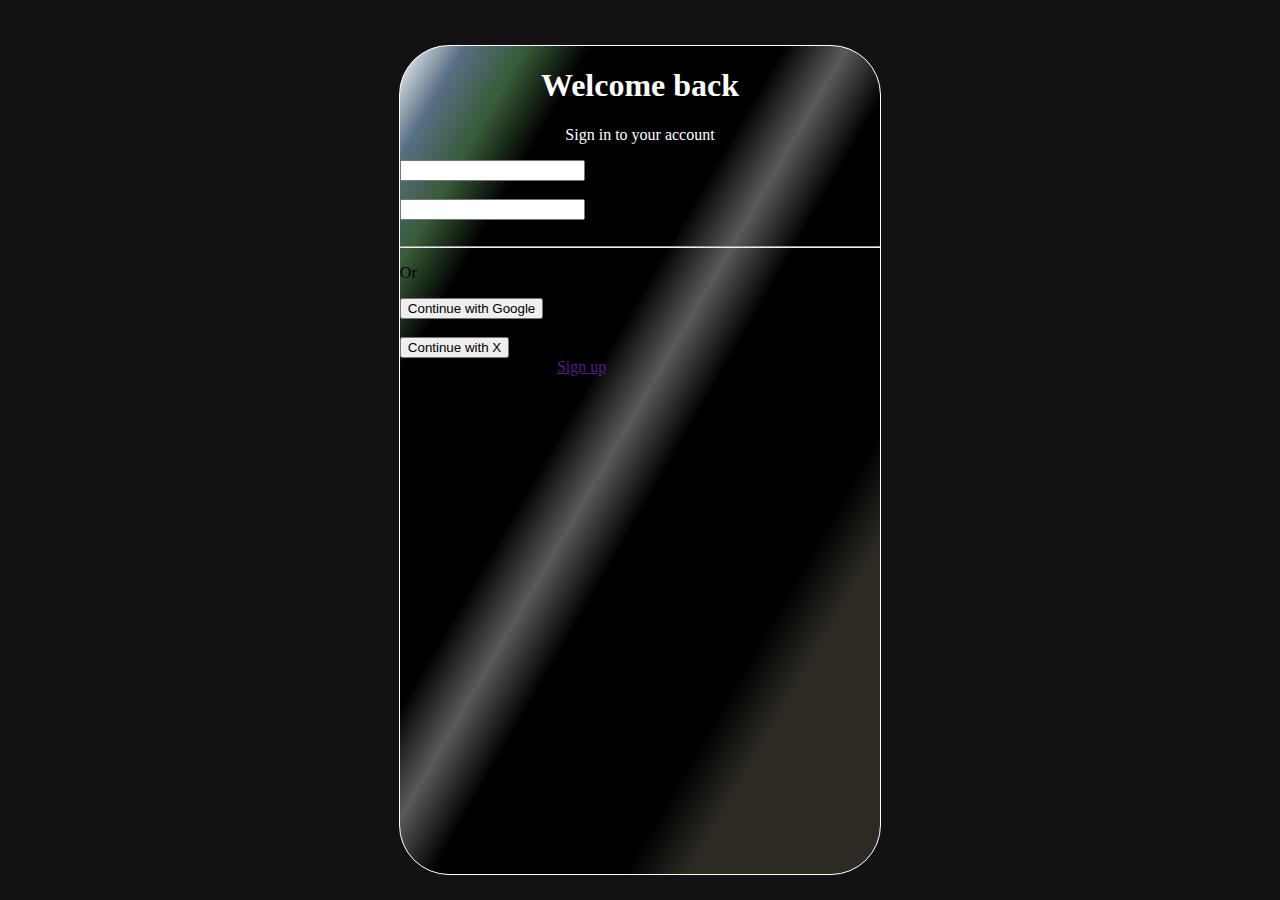
<file: signin.html>
<!DOCTYPE html>
<html lang="en">
<head>
    <meta charset="UTF-8">
    <meta name="viewport" content="width=device-width, initial-scale=1.0">
    <link rel="stylesheet" href="signin.css">
    <title>sign-in</title>
</head>
<body>
    <div class="container">
        <div class="head">
            <h1>Welcome back</h1>
            <p>Sign in to your account</p>
        </div>
        <div class="logs">
            <form action="" method="post">
                <input type="text" name="" id="">
                <br><br>
                <input type="email" name="" id="">
                <br><br>
                <hr>
                <p>Or</p>
            </form>
        </div>
        <div class="verif">
            <button type="button">Continue with Google</button>
            <br><br>
            <button type="button">Continue with X</button>
        </div>
        Don't have an account ? <a href="">Sign up</a>
    </div>
</body>
</html>
</file>
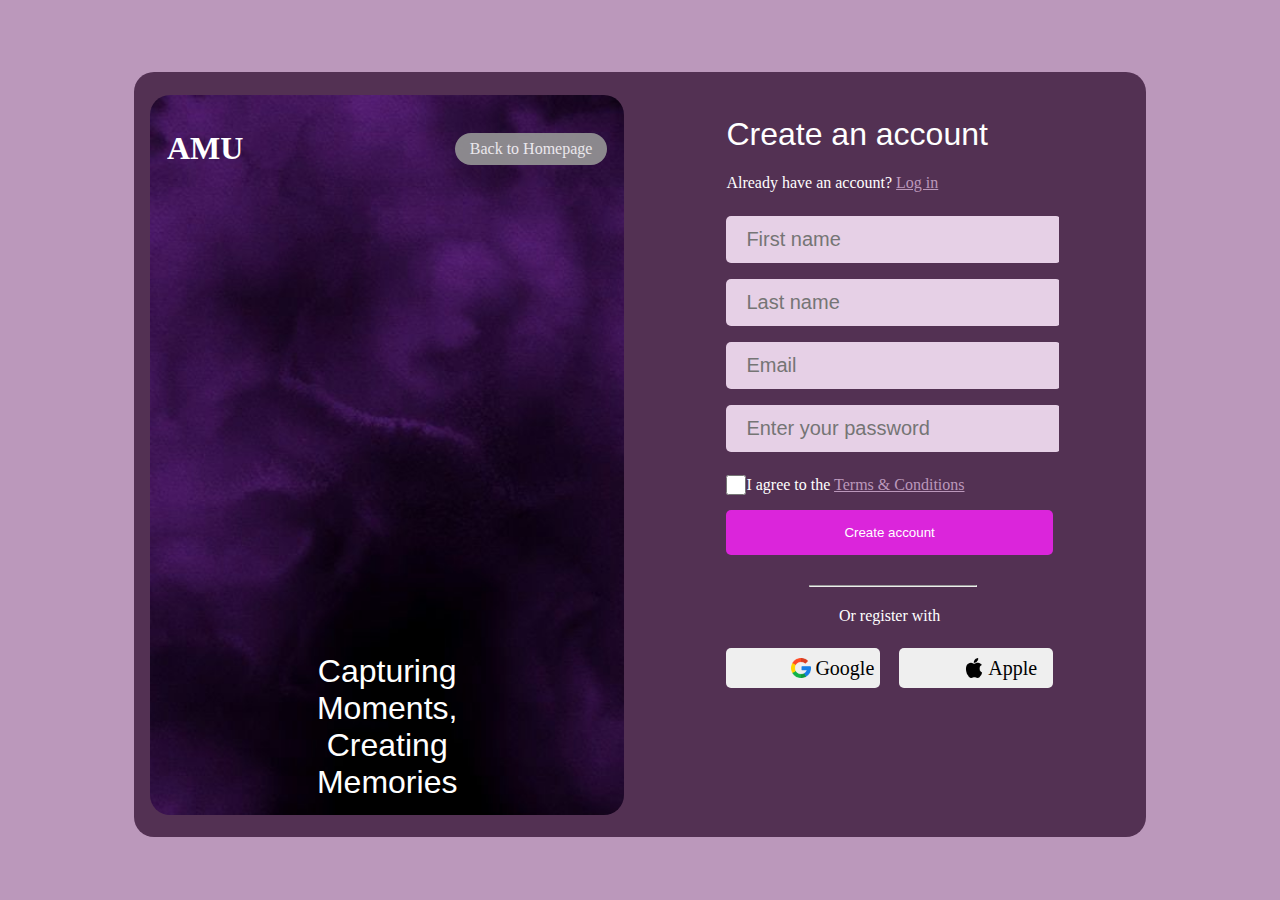
<file: signup.html>
<!DOCTYPE html>
<html lang="en">
<head>
    <meta charset="UTF-8">
    <meta name="viewport" content="width=device-width, initial-scale=1.0">
    <link rel="stylesheet" href="signup.css">
    <title>Sign-up</title>
</head>
<body>
    <div id="body">
        <div id="picture">
            <div class="backhead">
                <h1 class="amu">AMU</h1>
                <a href="index.html" class="backto">Back to Homepage</a>
            </div>
            <div class="backfoot">
                <h1 class="caps">Capturing Moments,</h1>
                <h1 class="caps">Creating Memories <hr></h1>
            </div>
        </div>
        <div id="main-container">
            <div id="form-container">
                <h1>Create an account</h1>
                <p>Already have an account? <a class="lnk " href="">Log in</a></p>
                <form action="" method="post">
                    <input type="text" name="" id="" placeholder="First name">
                    <br>
                    <input type="text" name="" id="" placeholder="Last name">
                    <br>
                    <input type="email" name="" id="" placeholder="Email">
                    <br>
                    <input type="password" name="" id="" placeholder="Enter your password">
                    <br>
                    <div id="checkbox">
                        <input type="checkbox" name="" id="">
                        <p>I agree to the <a class="lnk" href="">Terms & Conditions</a></p>
                    </div>
                    <button id="create" type="submit">Create account</button>
                    <div>
                        <hr id="hr">
                        <p id="option">Or register with</p>
                        <div id="butts">
                            <div><button class="butts2" type=""><img src="Pictures/google3.png" alt="">Google</button></div>
                            <div><button class="butts2" type=""><img src="Pictures/apple3.png" alt="">Apple</button></div>
                        </div>
                    </div>
                </form>
            </div>
        </div>
    </div>
</body>
</html>
</file>
<file: signin.css>
body{
    background-color: rgb(19, 17, 20);
}
.container{
    background-color: gray;
    background-image: linear-gradient(to bottom right, white, rgb(88, 111, 133), rgb(55, 90, 55), black, black, black, black, rgb(90, 90, 90), black, black, black, black, rgb(45, 42, 35), rgb(45, 42, 35), rgb(45, 42, 35), rgb(45, 42, 35));
    border: 1px solid white;
    width: 38%;
    height: 92vh;
    margin: auto;
    margin-top: 5vh;
    border-radius: 50px;
}
.head{
    color: white;
    text-align: center;
}
</file>
<file: signup.css>
body{
    background-color: rgb(187, 152, 187);
}
#body{
    display: flex;
    background-color: rgb(83, 49, 83);
    border-radius: 20px;
    margin: auto;
    margin-top: 8vh;
    width: 80%;
    height: 85vh;
}
#body2{
    display: flex;
    justify-content: space-between;
    background-color: blue;
    border-radius: 20px;
    width: 76vw;
    height: 80vh;
    margin: auto;
}
#picture{
    justify-content: flex-start;
    background-image: url(Pictures/wall5.jpg);
    background-repeat: no-repeat;
    background-size: cover;
    border-radius: 20px;
    overflow: hidden;
    width: 37vw;
    height: 80vh;
    margin: auto;
}
.backhead{
    display: flex;
    justify-content: space-between;
    align-items: center;
    width: 93%;
    height: 12vh;
    margin: auto;
    margin-bottom: 50px;
}
.amu{
    color: white;
    font-family: Cambria, Cochin, Georgia, Times, 'Times New Roman', serif;
    font-weight: bolder;
}
.backfoot{
    width: 100%;
    height: 30vh;
    margin-top: 50vh;
}
.backto{
    background-color: rgb(150, 150, 150);
    color: white;
    border-radius: 25px;
    box-sizing: border-box;
    padding: 7px 15px;
    text-decoration: none;
    margin: 0;
    opacity: 0.9;
}
.caps{
    margin: 0;
    width: 54%;
    margin: auto;
    text-align: center;
}
#main-container{
    border-radius: 20px;
    width: 37vw;
    height: 80vh;
    margin: auto;
}
#form-container{
    border-radius: 20px;
    width: 26vw;
    height: 80vh;
    margin: auto;
    overflow: hidden;
}
h1{
    color: white;
    font-family: 'Lucida Sans', 'Lucida Sans Regular', 'Lucida Grande', 'Lucida Sans Unicode', Geneva, Verdana, sans-serif;
    font-weight: lighter;
}
p{
    color: white;
}
input{
    background-color: rgb(230, 208, 230);
    font-size: 20px;
    width: 23vw;
    padding: 12px 20px;
    margin: 8px 0;
    border-radius: 5px;
    border: none;
}
input:focus{
    background-color: white;
    border: 3px solid rgb(200, 200, 200);
}
input[type=checkbox]{
    /*margin: auto;*/
    margin: 0%; 
    width: 20px;
}
#checkbox{
    display: flex;
}
.lnk{
    color: rgb(187, 152, 187);
}
#hr{
    width: 50%;
    margin-top: 30px;
}
#option{
    text-align: center;
    height: 25px;
    margin-top: 20px    ;
    width: 25.5vw;
}
#create{
    background-color: rgb(219, 37, 219);
    border: none;
    border-radius: 5px;
    color: white;
    height: 5vh;
    width: 25.5vw;
}
#butts{
    display: flex;
    height: 10vh;
    width: 25.5vw;
    justify-content: space-between;
    /*margin: auto;*/
}
.butts2{
    display: flex;
    align-items: center;
    font-family: 'Times New Roman', Times, serif;
    height: 40px;
    width: 12vw;
    padding: 0px 65px;
    border: none;
    border-radius: 5px;
    font-size:20px;
}
img{
    height: 20px;
    width: 25px;
    padding-right: 4px;
}
</file>
